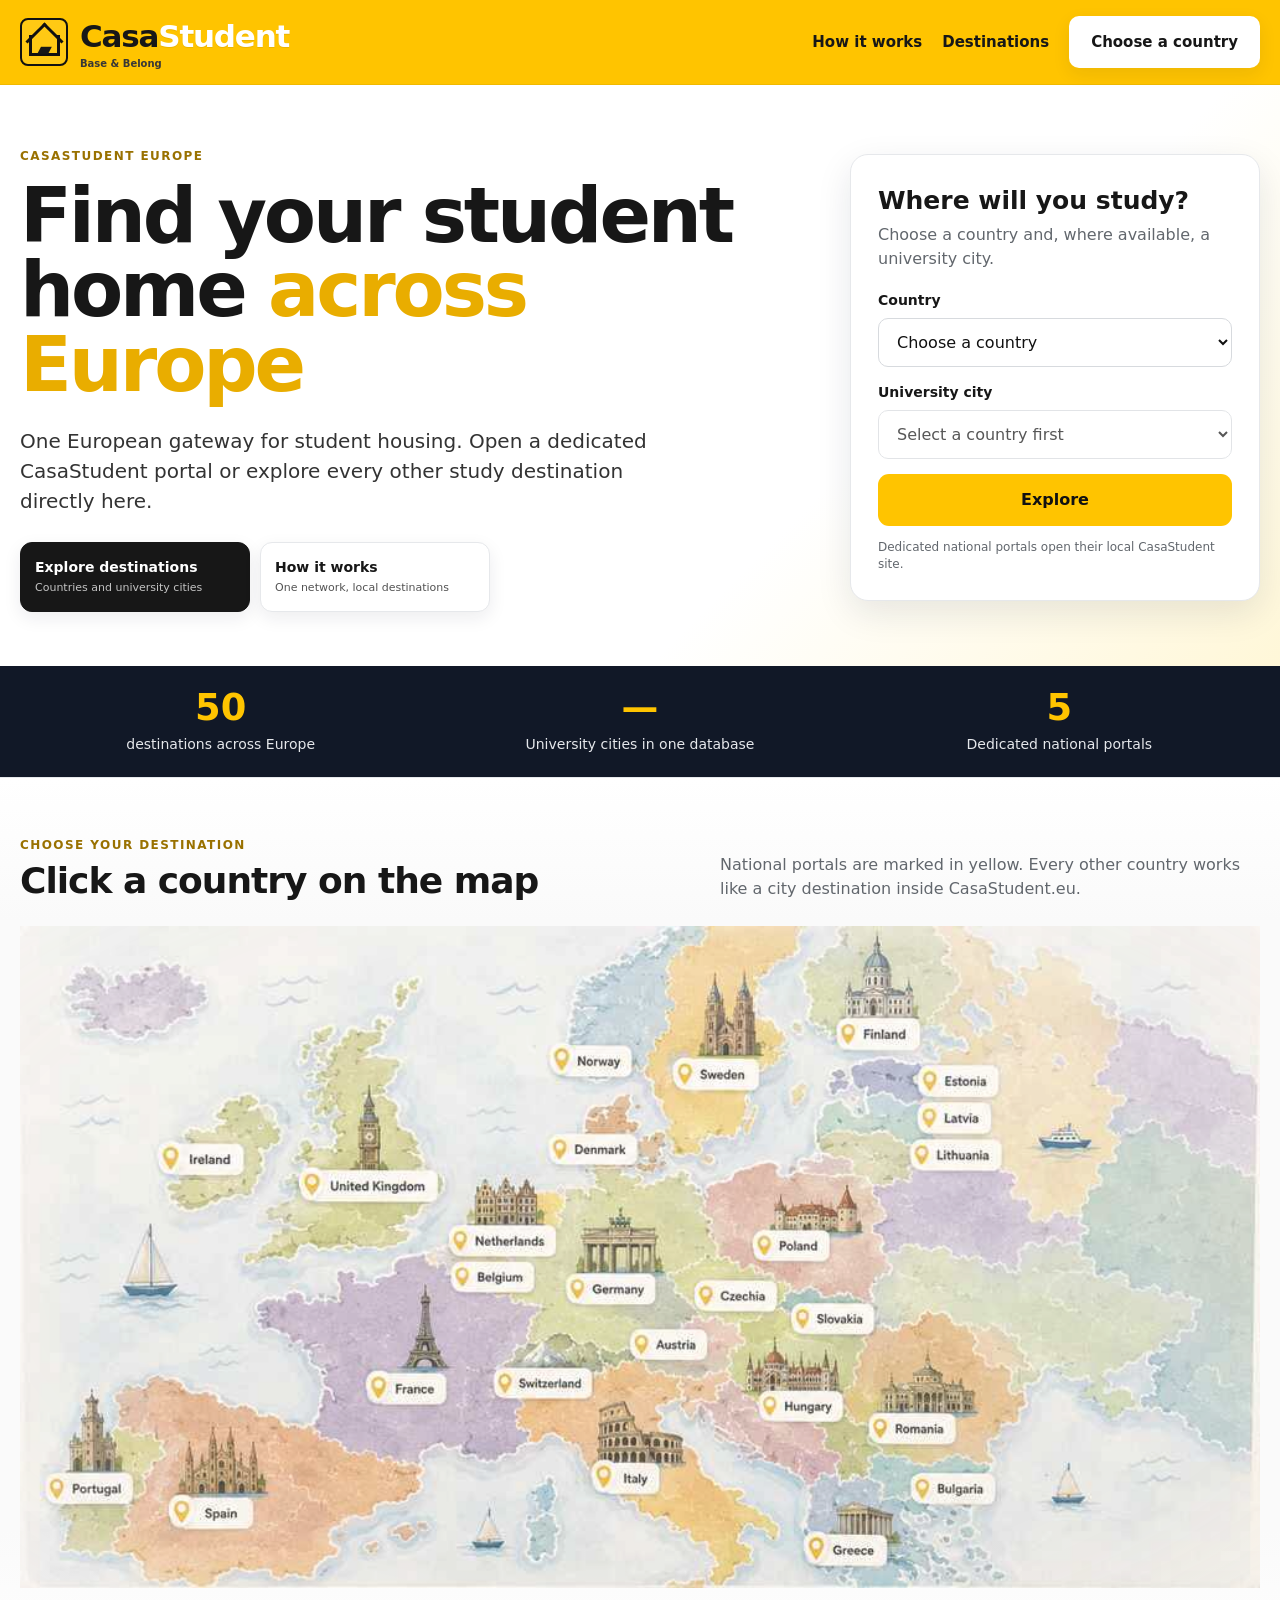
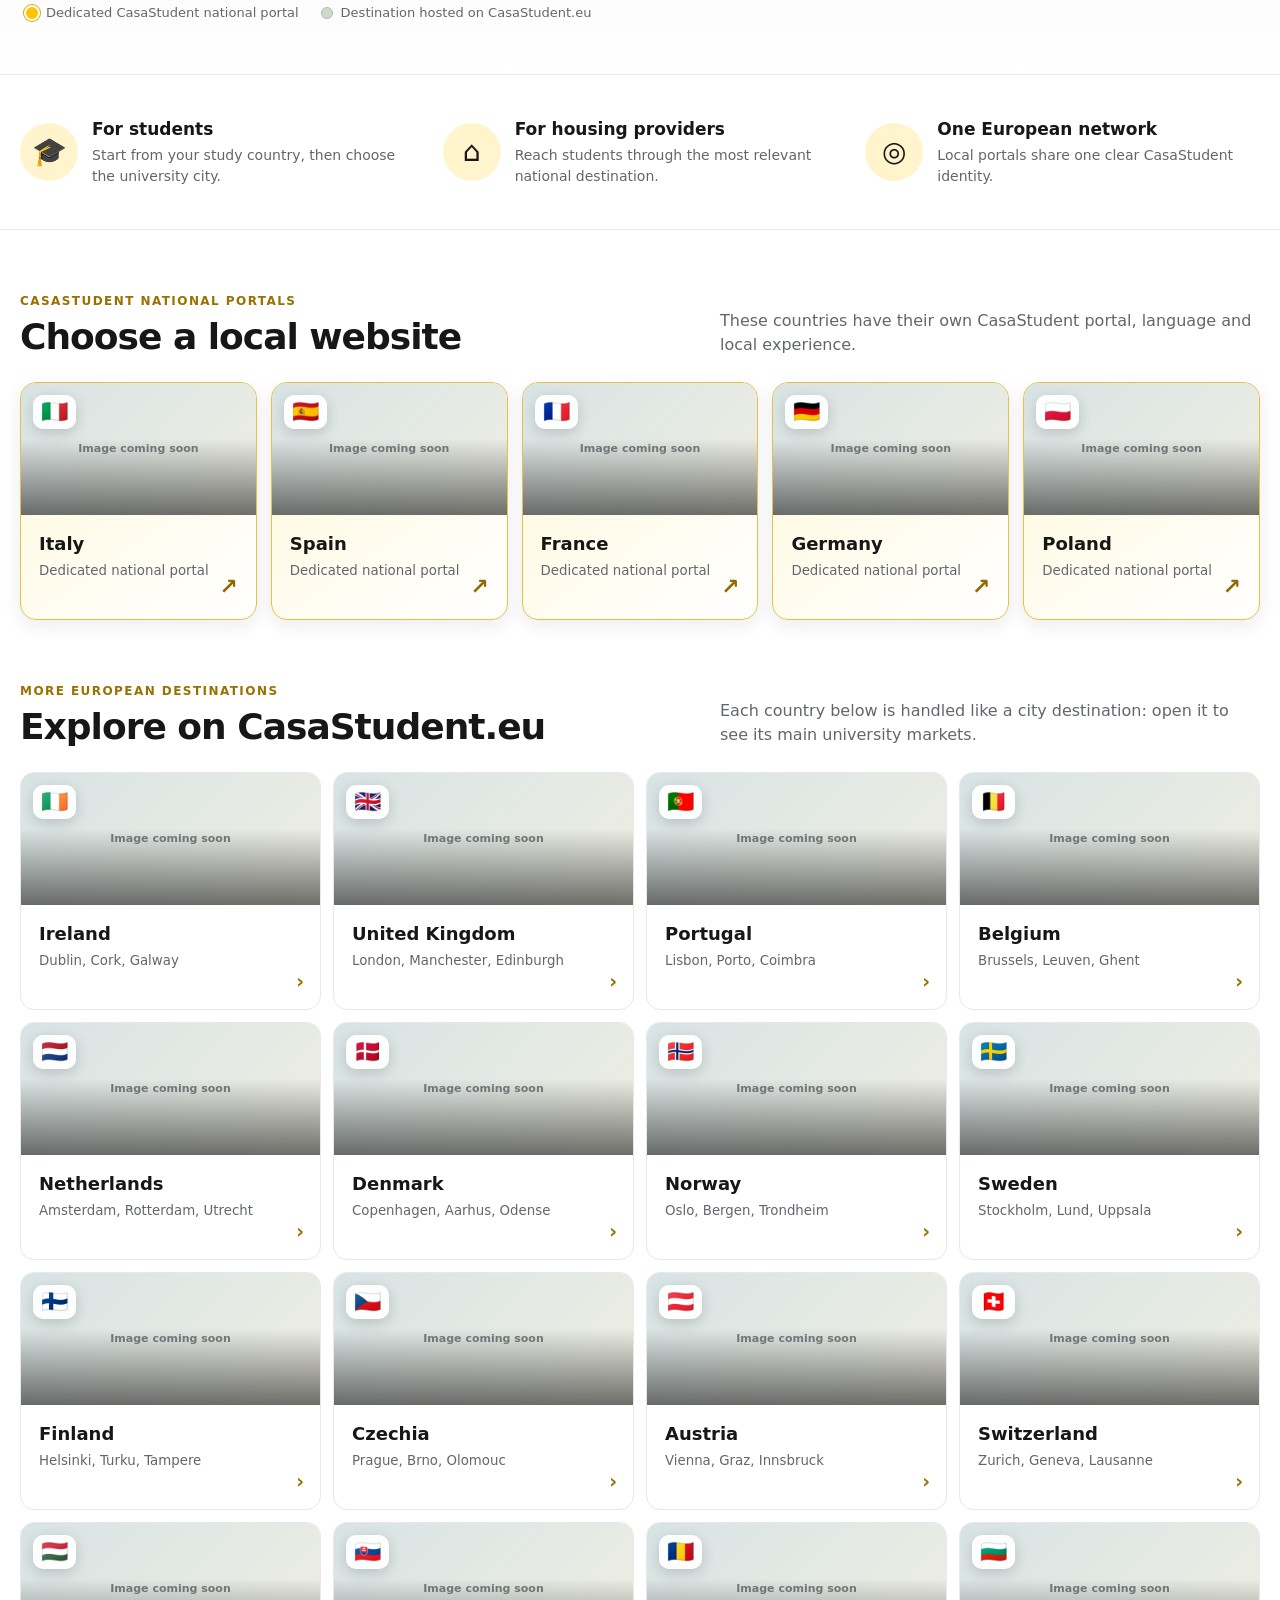
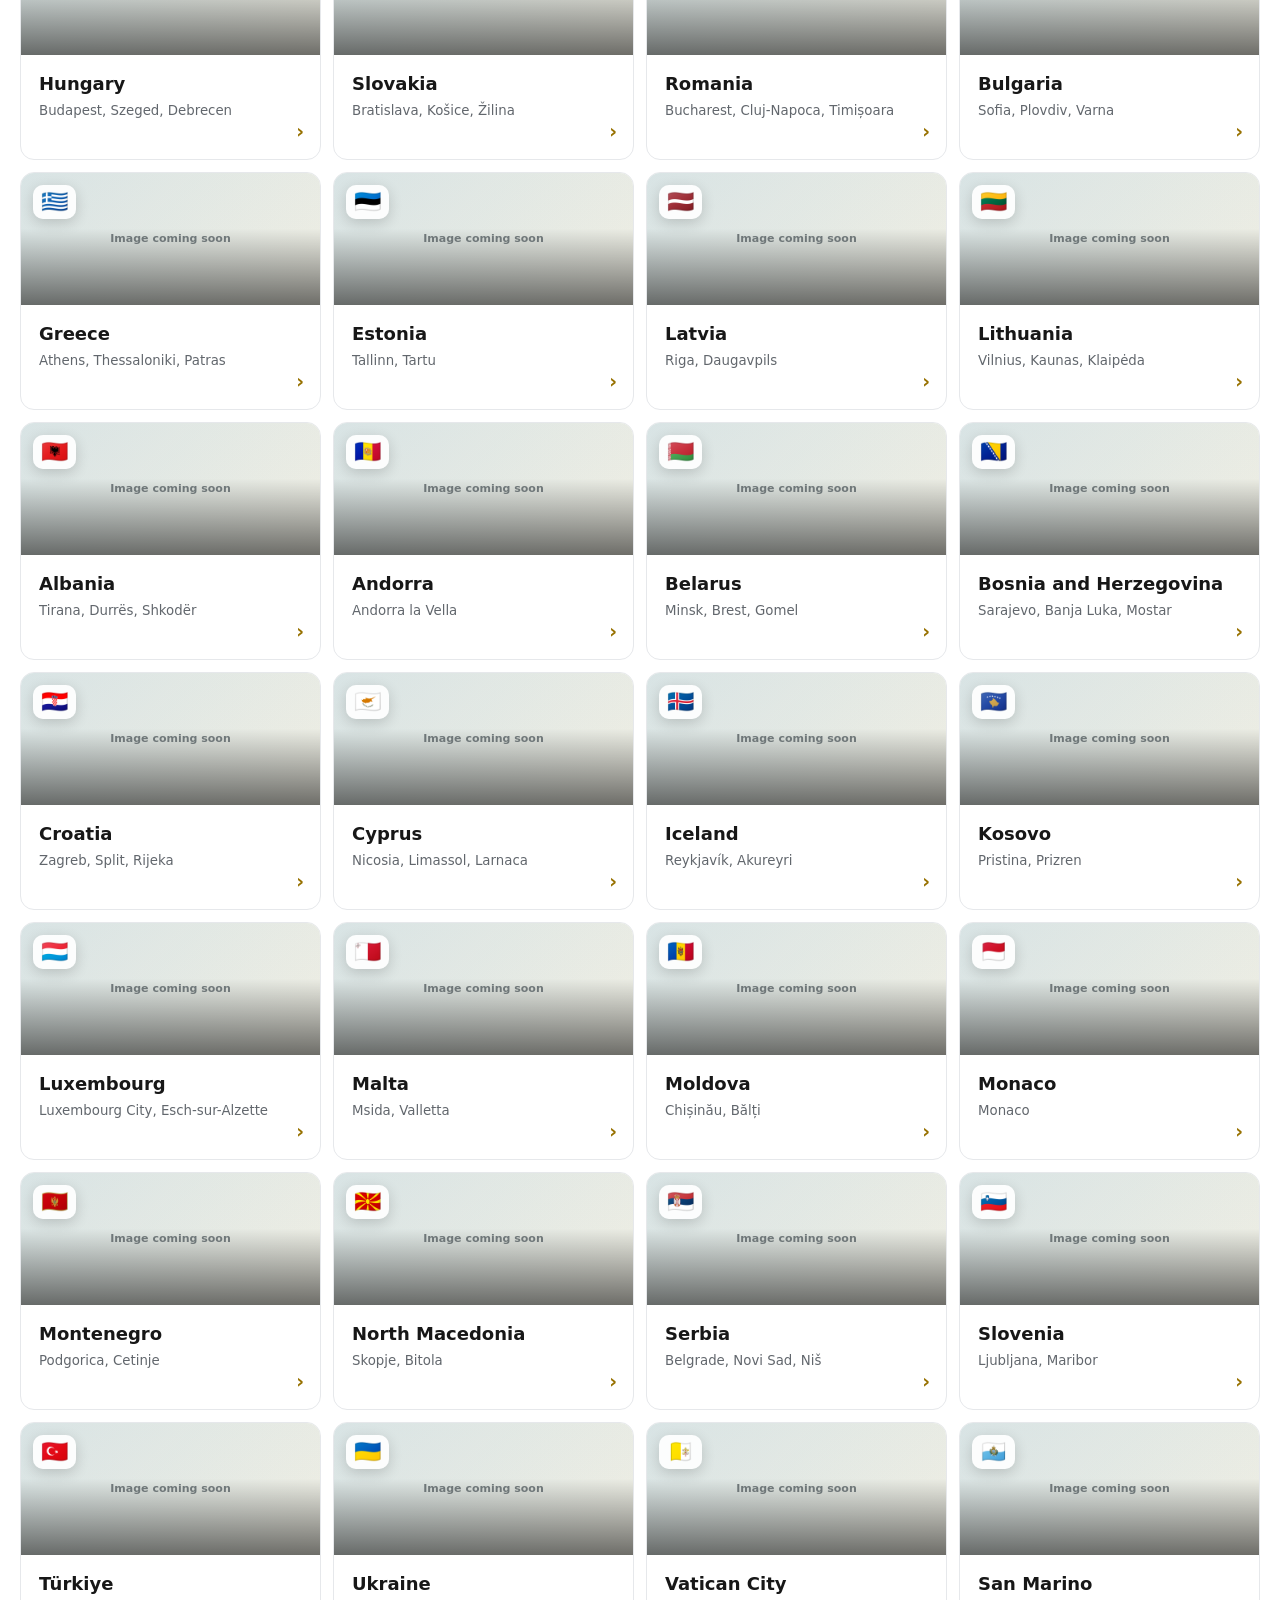
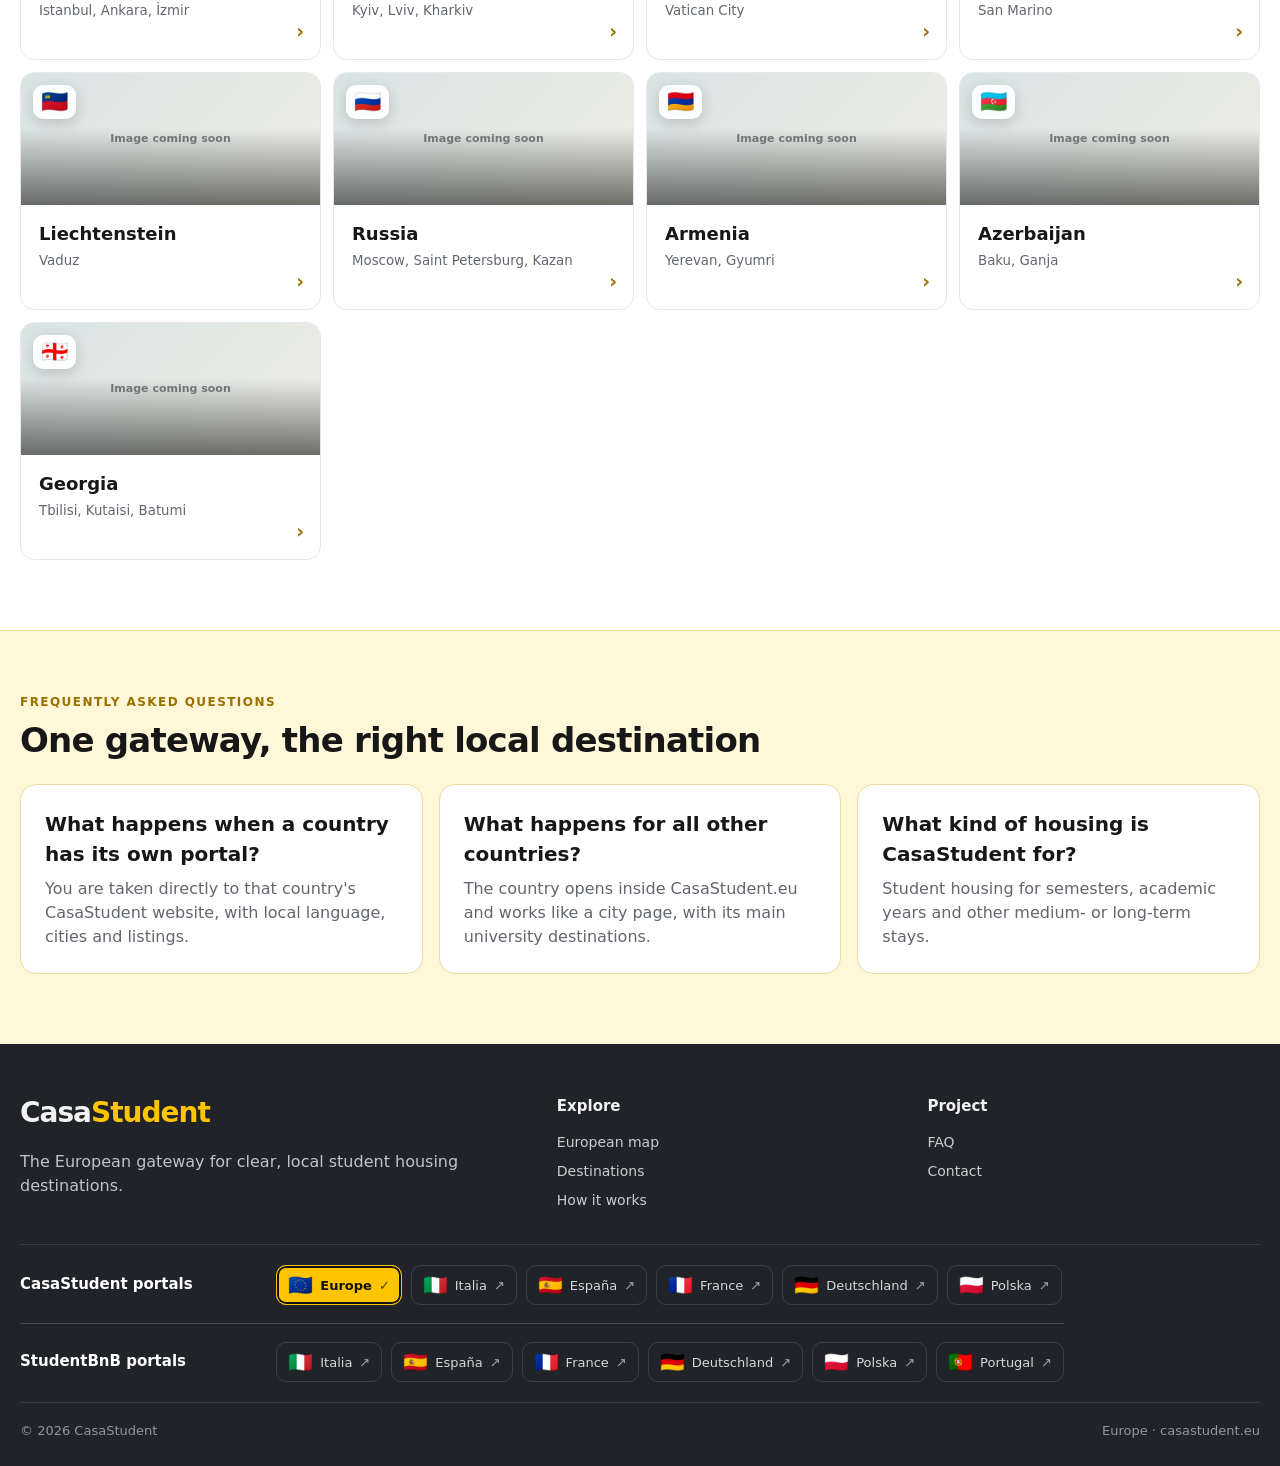
<file: index.html>
<!doctype html>
<html lang="en">
<head>
  <meta charset="utf-8">
  <meta name="viewport" content="width=device-width,initial-scale=1">
  <meta name="theme-color" content="#ffc400">
  <title>CasaStudent Europe — Student housing across Europe</title>
  <meta name="description" content="Choose your European study destination. Open a dedicated CasaStudent national portal or explore student cities directly on CasaStudent.eu.">
  <link rel="canonical" href="https://casastudent.eu/">
  <link rel="stylesheet" href="assets/css/style.css?v=20260828-country-photos">
  <style>
    /* Blend the European map softly into the page background. */
    .map-section{
      background:linear-gradient(180deg,#fff 0%,#fafafa 16%,#fafafa 84%,#fff 100%);
    }
    .europe-map{
      background:transparent;
    }
    .europe-map>img{
      opacity:.88;
      filter:saturate(.88) contrast(.94) brightness(1.04);
      -webkit-mask-image:radial-gradient(ellipse 92% 94% at 50% 50%,#000 48%,rgba(0,0,0,.96) 62%,rgba(0,0,0,.72) 76%,rgba(0,0,0,.30) 88%,transparent 100%);
      mask-image:radial-gradient(ellipse 92% 94% at 50% 50%,#000 48%,rgba(0,0,0,.96) 62%,rgba(0,0,0,.72) 76%,rgba(0,0,0,.30) 88%,transparent 100%);
    }
    @media (max-width:700px){
      .europe-map>img{
        opacity:.92;
        -webkit-mask-image:radial-gradient(ellipse 96% 96% at 50% 50%,#000 54%,rgba(0,0,0,.90) 70%,rgba(0,0,0,.48) 84%,transparent 100%);
        mask-image:radial-gradient(ellipse 96% 96% at 50% 50%,#000 54%,rgba(0,0,0,.90) 70%,rgba(0,0,0,.48) 84%,transparent 100%);
      }
    }
  
    .network-stats{background:#111827;color:#fff;padding:22px 0}
    .network-stats-grid{display:grid;grid-template-columns:repeat(3,minmax(0,1fr));gap:18px;text-align:center}
    .network-stat strong{display:block;color:#ffc400;font-size:clamp(1.6rem,4vw,2.3rem);line-height:1.1}
    .network-stat span{display:block;margin-top:6px;color:#e5e7eb;font-size:14px}
    @media(max-width:600px){.network-stats-grid{grid-template-columns:1fr;gap:14px}.network-stat{display:flex;align-items:baseline;justify-content:center;gap:10px}.network-stat span{margin:0}}
  </style>
</head>
<body>
  <header class="site-header">
    <div class="container header-inner">
      <a class="brand" href="index.html" aria-label="CasaStudent Europe home">
        <span class="brand-icon" aria-hidden="true"><span class="brand-cap">▰</span></span>
        <span>Casa<strong>Student</strong><small>Base &amp; Belong</small></span>
      </a>
      <button class="menu-button" type="button" aria-label="Open menu" aria-expanded="false" data-menu-toggle>☰</button>
      <nav class="main-nav" aria-label="Main navigation" data-main-nav>
        <a href="#how">How it works</a>
        <a href="#destinations">Destinations</a>


        <a class="header-cta" href="#map">Choose a country</a>
      </nav>
    </div>
  </header>

  <main>
    <section class="home-hero">
      <div class="container hero-intro">
        <div class="hero-copy">
          <span class="kicker">CasaStudent Europe</span>
          <h1>Find your student home <span>across Europe</span></h1>
          <p>One European gateway for student housing. Open a dedicated CasaStudent portal or explore every other study destination directly here.</p>
          <div class="hero-market-actions" aria-label="Main actions">
            <a href="#destinations"><strong>Explore destinations</strong><small>Countries and university cities</small></a>
            <a href="#how"><strong>How it works</strong><small>One network, local destinations</small></a>
          </div>
        </div>

        <form class="search-card" id="destination-search">
          <h2>Where will you study?</h2>
          <p>Choose a country and, where available, a university city.</p>
          <div class="field">
            <label for="countrySelect">Country</label>
            <select id="countrySelect" name="country" required>
              <option value="">Choose a country</option>
            </select>
          </div>
          <div class="field">
            <label for="citySelect">University city</label>
            <select id="citySelect" name="city" disabled>
              <option value="">Select a country first</option>
            </select>
          </div>
          <button class="btn btn-yellow btn-block" type="submit">Explore</button>
          <p class="search-note" id="searchNote" aria-live="polite">Dedicated national portals open their local CasaStudent site.</p>
        </form>
      </div>
    </section>


    <section class="network-stats" aria-label="CasaStudent network coverage">
      <div class="container network-stats-grid">
        <div class="network-stat"><strong id="network-country-count">50</strong><span>destinations across Europe</span></div>
        <div class="network-stat"><strong id="network-city-count">—</strong><span>University cities in one database</span></div>
        <div class="network-stat"><strong>5</strong><span>Dedicated national portals</span></div>
      </div>
    </section>
    <section class="map-section" id="map">
      <div class="container">
        <div class="section-heading map-heading">
          <div>
            <span class="kicker">Choose your destination</span>
            <h2>Click a country on the map</h2>
          </div>
          <p>National portals are marked in yellow. Every other country works like a city destination inside CasaStudent.eu.</p>
        </div>

        <div class="map-card">
          <div class="europe-map" aria-label="Illustrated clickable map of European study destinations">
            <img src="assets/img/europe-destinations.jpg" alt="Illustrated map of Europe with country names and landmarks" width="1000" height="534" draggable="false">
            <a class="map-hotspot" data-country="IE" style="--x:14%;--y:34%"></a>
            <a class="map-hotspot" data-country="UK" style="--x:26%;--y:39%"></a>
            <a class="map-hotspot" data-country="PT" style="--x:7%;--y:85%"></a>
            <a class="map-hotspot portal-hotspot" data-country="ES" style="--x:16%;--y:88%"></a>
            <a class="map-hotspot portal-hotspot" data-country="FR" style="--x:30%;--y:69%"></a>
            <a class="map-hotspot" data-country="BE" style="--x:38%;--y:52%"></a>
            <a class="map-hotspot" data-country="NL" style="--x:38%;--y:47%"></a>
            <a class="map-hotspot portal-hotspot" data-country="DE" style="--x:47%;--y:56%"></a>
            <a class="map-hotspot" data-country="DK" style="--x:46%;--y:33%"></a>
            <a class="map-hotspot" data-country="NO" style="--x:44%;--y:20%"></a>
            <a class="map-hotspot" data-country="SE" style="--x:54%;--y:22%"></a>
            <a class="map-hotspot" data-country="FI" style="--x:69%;--y:16%"></a>
            <a class="map-hotspot portal-hotspot" data-country="PL" style="--x:61%;--y:48%"></a>
            <a class="map-hotspot" data-country="CZ" style="--x:57%;--y:56%"></a>
            <a class="map-hotspot" data-country="AT" style="--x:52%;--y:63%"></a>
            <a class="map-hotspot" data-country="CH" style="--x:41%;--y:68%"></a>
            <a class="map-hotspot portal-hotspot" data-country="IT" style="--x:48%;--y:84%"></a>
            <a class="map-hotspot" data-country="HU" style="--x:62%;--y:72%"></a>
            <a class="map-hotspot" data-country="SK" style="--x:65%;--y:59%"></a>
            <a class="map-hotspot" data-country="RO" style="--x:72%;--y:76%"></a>
            <a class="map-hotspot" data-country="BG" style="--x:75%;--y:85%"></a>
            <a class="map-hotspot" data-country="GR" style="--x:67%;--y:94%"></a>
            <a class="map-hotspot" data-country="EE" style="--x:76%;--y:23%"></a>
            <a class="map-hotspot" data-country="LV" style="--x:76%;--y:29%"></a>
            <a class="map-hotspot" data-country="LT" style="--x:76%;--y:34%"></a>
          </div>
          <div class="map-legend">
            <span><i class="legend-dot portal"></i>Dedicated CasaStudent national portal</span>
            <span><i class="legend-dot europe"></i>Destination hosted on CasaStudent.eu</span>
          </div>
        </div>
      </div>
    </section>

    <section class="value-section" id="how">
      <div class="container value-strip">
        <div class="value-item"><span class="icon-circle" aria-hidden="true">🎓</span><div><h3>For students</h3><p>Start from your study country, then choose the university city.</p></div></div>
        <div class="value-item"><span class="icon-circle" aria-hidden="true">⌂</span><div><h3>For housing providers</h3><p>Reach students through the most relevant national destination.</p></div></div>
        <div class="value-item"><span class="icon-circle" aria-hidden="true">◎</span><div><h3>One European network</h3><p>Local portals share one clear CasaStudent identity.</p></div></div>
      </div>
    </section>

    <section class="destination-section" id="destinations">
      <div class="container">
        <div class="section-heading">
          <div><span class="kicker">CasaStudent national portals</span><h2>Choose a local website</h2></div>
          <p>These countries have their own CasaStudent portal, language and local experience.</p>
        </div>
        <div class="portal-grid" id="portalGrid"></div>

        <div class="section-heading secondary-heading">
          <div><span class="kicker">More European destinations</span><h2>Explore on CasaStudent.eu</h2></div>
          <p>Each country below is handled like a city destination: open it to see its main university markets.</p>
        </div>
        <div class="country-grid" id="countryGrid"></div>
      </div>
    </section>

    <section class="faq-section" id="faq">
      <div class="container">
        <span class="kicker">Frequently asked questions</span>
        <h2 class="section-title">One gateway, the right local destination</h2>
        <div class="faq-grid">
          <article class="info-card"><h3>What happens when a country has its own portal?</h3><p>You are taken directly to that country's CasaStudent website, with local language, cities and listings.</p></article>
          <article class="info-card"><h3>What happens for all other countries?</h3><p>The country opens inside CasaStudent.eu and works like a city page, with its main university destinations.</p></article>
          <article class="info-card"><h3>What kind of housing is CasaStudent for?</h3><p>Student housing for semesters, academic years and other medium- or long-term stays.</p></article>
        </div>
      </div>
    </section>
  </main>

  <footer class="site-footer" id="contact">
    <div class="container">
      <div class="footer-grid">
        <div><a class="footer-brand" href="index.html">Casa<strong>Student</strong></a><p>The European gateway for clear, local student housing destinations.</p></div>
        <div><h3>Explore</h3><div class="footer-links"><a href="#map">European map</a><a href="#destinations">Destinations</a><a href="#how">How it works</a></div></div>
        <div><h3>Project</h3><div class="footer-links"><a href="#faq">FAQ</a><a href="mailto:info@casastudent.eu">Contact</a></div></div>
      </div>
      <div class="footer-international"><strong>CasaStudent in Europe</strong><div class="footer-country-links" id="footerNetwork"></div></div>
      <div class="footer-bottom"><span>© 2026 CasaStudent</span><span>Europe · casastudent.eu</span></div>
    </div>
  </footer>
  <script src="assets/js/config.js"></script>
  <script src="assets/js/app.js?v=20261001-europe-database"></script>
  <script src="assets/js/analytics.js"></script>
</body>
</html>
</file>
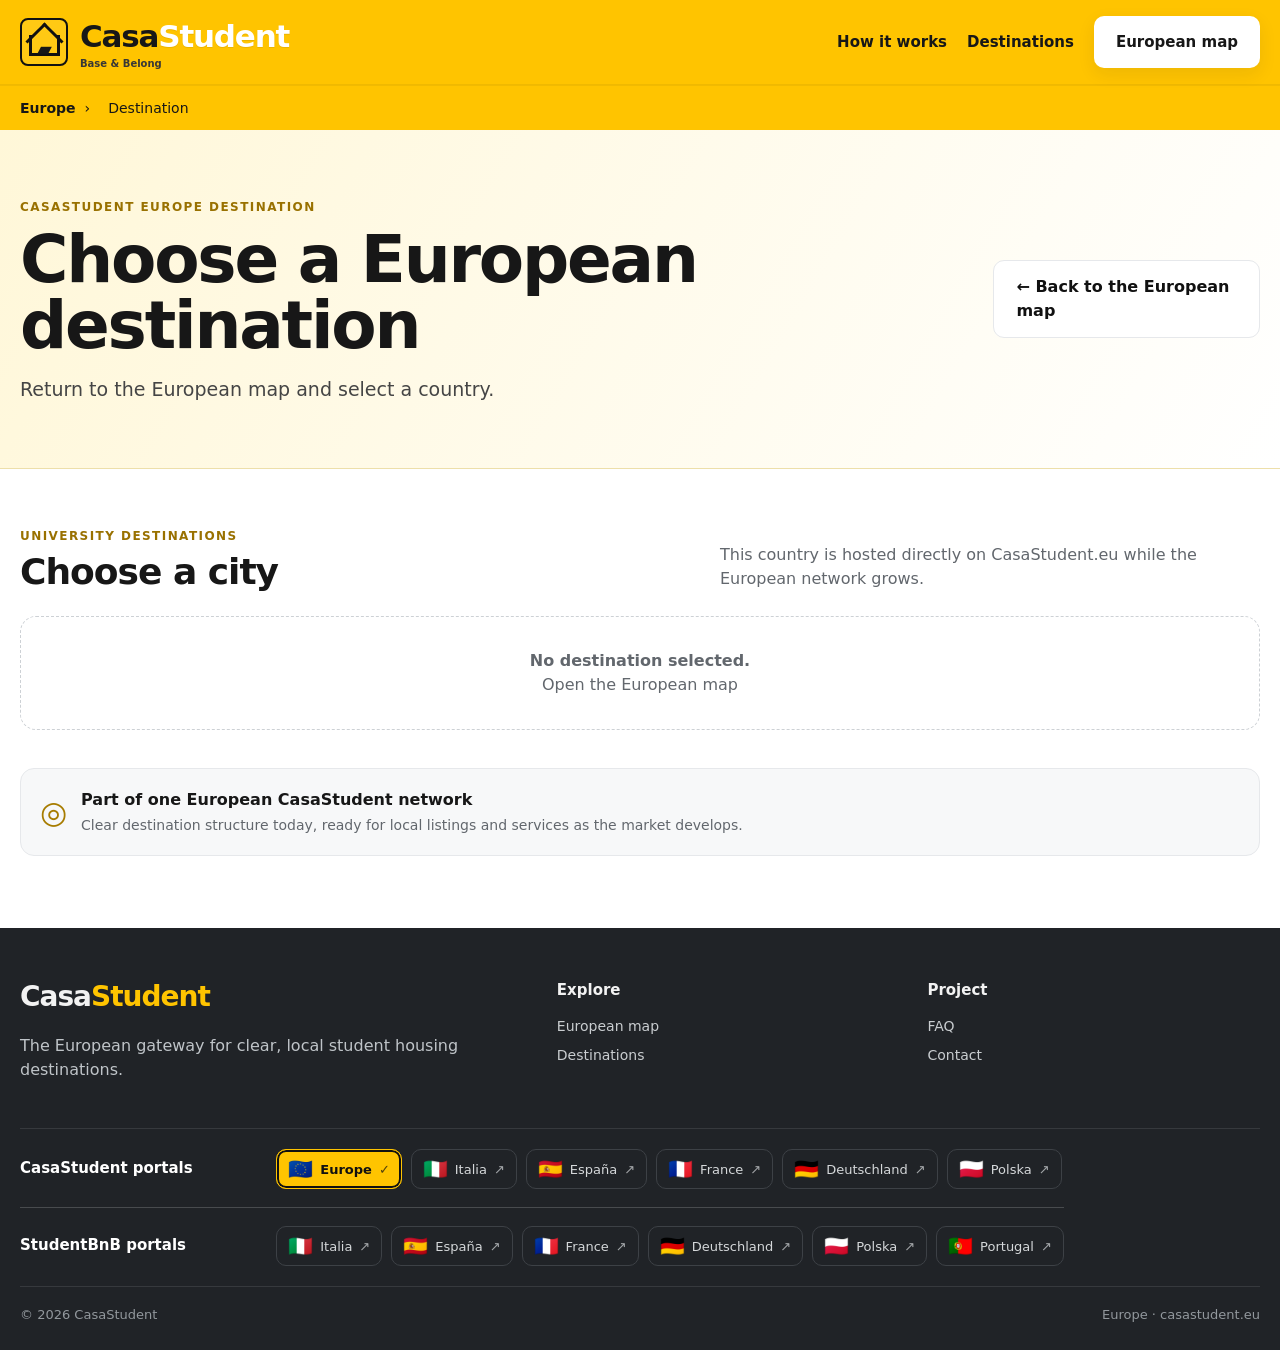
<file: country.html>
<!doctype html>
<html lang="en">
<head>
  <meta charset="utf-8">
  <meta name="viewport" content="width=device-width,initial-scale=1">
  <meta name="theme-color" content="#ffc400">
  <title>European destination — CasaStudent Europe</title>
  <meta name="description" content="Explore student housing destinations and university cities on CasaStudent Europe.">
  <meta name="robots" content="index,follow,max-image-preview:large">
  <link rel="canonical" href="https://casastudent.eu/country.html">
  <link rel="stylesheet" href="assets/css/style.css?v=20260828-country-photos">
  <link rel="stylesheet" href="assets/css/city-photos.css?v=20260828-city-photos">
</head>
<body>
  <header class="site-header">
    <div class="container header-inner">
      <a class="brand" href="index.html" aria-label="CasaStudent Europe home"><span class="brand-icon" aria-hidden="true"><span class="brand-cap">▰</span></span><span>Casa<strong>Student</strong><small>Base &amp; Belong</small></span></a>
      <button class="menu-button" type="button" aria-label="Open menu" aria-expanded="false" data-menu-toggle>☰</button>
      <nav class="main-nav" aria-label="Main navigation" data-main-nav><a href="index.html#how">How it works</a><a href="index.html#destinations">Destinations</a><a class="header-cta" href="index.html#map">European map</a></nav>
    </div>
  </header>
  <main>
    <div class="breadcrumb"><div class="container"><a href="index.html">Europe</a><span>›</span><span id="breadcrumbFlag" aria-hidden="true"></span><span id="breadcrumbCountry">Destination</span></div></div>
    <section class="country-hero">
      <div class="container country-hero-grid">
        <div><span class="kicker">CasaStudent Europe destination</span><h1 id="countryTitle">Student housing in Europe</h1><p id="countryIntro">Choose a university city to continue.</p></div>
        <a class="btn btn-white" href="index.html#map">← Back to the European map</a>
      </div>
    </section>
    <section class="country-destinations">
      <div class="container">
        <div class="section-heading"><div><span class="kicker">University destinations</span><h2 id="cityHeading">Choose a city</h2></div><p>This country is hosted directly on CasaStudent.eu while the European network grows.</p></div>
        <div class="city-grid" id="cityCards"></div>
        <div class="country-note"><span aria-hidden="true">◎</span><div><strong>Part of one European CasaStudent network</strong><p>Clear destination structure today, ready for local listings and services as the market develops.</p></div></div>
      </div>
    </section>
  </main>
  <footer class="site-footer" id="contact">
    <div class="container">
      <div class="footer-grid">
        <div><a class="footer-brand" href="index.html">Casa<strong>Student</strong></a><p>The European gateway for clear, local student housing destinations.</p></div>
        <div><h3>Explore</h3><div class="footer-links"><a href="index.html#map">European map</a><a href="index.html#destinations">Destinations</a></div></div>
        <div><h3>Project</h3><div class="footer-links"><a href="index.html#faq">FAQ</a><a href="mailto:info@casastudent.eu">Contact</a></div></div>
      </div>
      <div class="footer-international"><strong>CasaStudent in Europe</strong><div class="footer-country-links" id="footerNetwork"></div></div>
      <div class="footer-bottom"><span>© 2026 CasaStudent</span><span>Europe · casastudent.eu</span></div>
    </div>
  </footer>
  <script src="assets/js/config.js"></script>
  <script src="assets/js/app.js?v=20261001-europe-database"></script>
  <script src="assets/js/analytics.js"></script>
  <script>
    (() => {
      const flags = {
        IE:"🇮🇪", UK:"🇬🇧", PT:"🇵🇹", BE:"🇧🇪", NL:"🇳🇱", DK:"🇩🇰", NO:"🇳🇴",
        SE:"🇸🇪", FI:"🇫🇮", CZ:"🇨🇿", AT:"🇦🇹", CH:"🇨🇭", HU:"🇭🇺", SK:"🇸🇰",
        RO:"🇷🇴", BG:"🇧🇬", GR:"🇬🇷", EE:"🇪🇪", LV:"🇱🇻", LT:"🇱🇹", AL:"🇦🇱", AD:"🇦🇩", BY:"🇧🇾", BA:"🇧🇦", HR:"🇭🇷", CY:"🇨🇾", IS:"🇮🇸", XK:"🇽🇰", LU:"🇱🇺", MT:"🇲🇹", MD:"🇲🇩", MC:"🇲🇨", ME:"🇲🇪", MK:"🇲🇰", RS:"🇷🇸", SI:"🇸🇮", TR:"🇹🇷", UA:"🇺🇦", VA:"🇻🇦", SM:"🇸🇲", LI:"🇱🇮", RU:"🇷🇺", AM:"🇦🇲", AZ:"🇦🇿", GE:"🇬🇪"
      };
      const code = new URLSearchParams(window.location.search).get("country");
      const flag = document.querySelector("#breadcrumbFlag");
      if (flag && flags[code]) flag.textContent = flags[code];
    })();
  </script>
  <script src="assets/js/city-visuals.js?v=20260828"></script>
</body>
</html>
</file>
<file: assets/css/style.css>
:root{
  --yellow:#ffc400;
  --yellow-dark:#e9ad00;
  --yellow-soft:#fff7d8;
  --ink:#171717;
  --muted:#62676d;
  --line:#e6e8eb;
  --paper:#fff;
  --green:#159447;
  --shadow:0 12px 35px rgba(20,31,45,.10);
  --shadow-sm:0 6px 18px rgba(20,31,45,.08);
  --radius:18px;
  --max:1240px;
}

*{box-sizing:border-box}
html{scroll-behavior:smooth}
body{margin:0;font-family:Inter,ui-sans-serif,system-ui,-apple-system,BlinkMacSystemFont,"Segoe UI",sans-serif;color:var(--ink);background:#fff;line-height:1.5}
img{max-width:100%;display:block}
a{color:inherit;text-decoration:none}
button,input,select,textarea{font:inherit}
button{cursor:pointer}
.container{width:min(var(--max),calc(100% - 40px));margin-inline:auto}
.kicker{text-transform:uppercase;letter-spacing:.12em;font-weight:850;color:#997100;font-size:12px}
.section-title{font-size:34px;line-height:1.15;margin:8px 0 24px;letter-spacing:-.8px}

/* Header — same CasaStudent visual language as the national portals */
.site-header{position:sticky;top:0;z-index:50;background:var(--yellow);border-bottom:1px solid rgba(0,0,0,.06)}
.header-inner{min-height:84px;display:flex;align-items:center;gap:28px}
.brand{display:flex;align-items:center;gap:12px;font-size:31px;font-weight:900;letter-spacing:-1.2px;white-space:nowrap}
.brand-icon{width:48px;height:48px;border:2.5px solid #111;border-radius:8px;display:grid;place-items:center;position:relative;background:rgba(255,255,255,.08)}
.brand-icon:before{content:"";width:25px;height:18px;border:3px solid #111;border-top:0;position:absolute;bottom:8px}
.brand-icon:after{content:"";position:absolute;width:24px;height:24px;border-left:3px solid #111;border-top:3px solid #111;transform:rotate(45deg);top:8px}
.brand-cap{position:absolute;z-index:2;font-size:19px;top:14px}
.brand strong{color:#fff;text-shadow:0 1px 0 rgba(0,0,0,.08)}
.brand small{display:block;font-size:10px;font-weight:650;letter-spacing:0;color:#373737;margin-top:-4px}
.main-nav{margin-left:auto;display:flex;align-items:center;gap:20px;font-size:15px;font-weight:700}
.main-nav>a:not(.header-cta):hover{text-decoration:underline;text-underline-offset:5px}
.header-cta{background:#fff;padding:15px 22px;border-radius:10px;box-shadow:var(--shadow-sm);font-weight:850}
.menu-button{display:none;border:0;background:transparent;font-size:27px;padding:8px;margin-left:auto}

/* Shared controls */
.btn{border:0;border-radius:11px;padding:14px 22px;font-weight:850;display:inline-flex;align-items:center;justify-content:center;gap:9px;transition:.2s transform,.2s box-shadow,.2s background}
.btn:hover{transform:translateY(-1px);box-shadow:var(--shadow-sm)}
.btn-yellow{background:var(--yellow);color:#111}
.btn-white{background:#fff;color:#111;border:1px solid var(--line)}
.btn-block{width:100%}
.field{display:grid;gap:7px;margin-bottom:15px}
.field label{font-weight:750;font-size:14px}
.field select{width:100%;border:1px solid #d7dade;border-radius:10px;padding:13px 14px;background:#fff;color:#111;outline:none}
.field select:focus{border-color:#e6b400;box-shadow:0 0 0 4px rgba(255,196,0,.16)}

/* Homepage */
.home-hero{padding:58px 0 54px;background:linear-gradient(135deg,#fff 0%,#fff 66%,#fff7d8 100%)}
.hero-intro{display:grid;grid-template-columns:minmax(0,1fr) 410px;gap:74px;align-items:center}
.hero-copy h1{font-size:clamp(48px,6vw,76px);line-height:.98;letter-spacing:-3.1px;margin:12px 0 24px;max-width:760px}
.hero-copy h1 span{color:var(--yellow-dark)}
.hero-copy>p{font-size:20px;max-width:680px;margin:0;color:#333}
.hero-market-actions{display:grid;grid-template-columns:repeat(2,minmax(0,230px));gap:10px;margin-top:26px}
.hero-market-actions a{padding:14px;border-radius:12px;border:1px solid var(--line);background:#fff;box-shadow:var(--shadow-sm)}
.hero-market-actions a:first-child{background:#171717;color:#fff;border-color:#171717}
.hero-market-actions strong,.hero-market-actions small{display:block}
.hero-market-actions strong{font-size:14px}
.hero-market-actions small{font-size:11px;opacity:.74;margin-top:2px}
.search-card{padding:27px;border-radius:18px;background:#fff;border:1px solid var(--line);box-shadow:var(--shadow)}
.search-card h2{font-size:25px;margin:0 0 4px}
.search-card>p{margin:0 0 19px;color:var(--muted)}
.search-card .search-note{font-size:12px;line-height:1.4;margin:13px 0 0;color:var(--muted)}

/* Illustrated Europe map supplied by the user */
.map-section{padding:54px 0 48px;background:#fafafa;border-top:1px solid var(--line);border-bottom:1px solid var(--line)}
.section-heading{display:flex;justify-content:space-between;align-items:end;gap:36px;margin-bottom:25px}
.section-heading h2{font-size:36px;line-height:1.08;letter-spacing:-1px;margin:6px 0 0}
.section-heading>p{max-width:540px;margin:0;color:var(--muted)}
.map-card{background:transparent;border:0;border-radius:0;padding:0;box-shadow:none;overflow:visible}
.europe-map{position:relative;width:100%;aspect-ratio:1000/534;border-radius:0;overflow:hidden;background:#fafafa;isolation:isolate}
.europe-map>img{
  width:100%;
  height:100%;
  object-fit:cover;
  -webkit-mask-image:radial-gradient(ellipse 94% 96% at 50% 50%,#000 66%,rgba(0,0,0,.92) 76%,transparent 100%);
  mask-image:radial-gradient(ellipse 94% 96% at 50% 50%,#000 66%,rgba(0,0,0,.92) 76%,transparent 100%);
}
.map-hotspot{position:absolute;left:var(--x);top:var(--y);transform:translate(-50%,-50%);width:9.5%;height:9%;border-radius:12px;z-index:2;outline:0;transition:.18s background,.18s box-shadow,.18s transform}
.map-hotspot:hover,.map-hotspot:focus-visible{background:rgba(255,196,0,.18);box-shadow:0 0 0 3px #fff,0 0 0 6px rgba(255,196,0,.82),0 8px 22px rgba(20,31,45,.24);transform:translate(-50%,-50%) scale(1.03)}
.map-hotspot.portal-hotspot:hover,.map-hotspot.portal-hotspot:focus-visible{background:rgba(255,196,0,.30)}
.map-legend{display:flex;gap:22px;flex-wrap:wrap;padding:15px 6px 3px;color:var(--muted);font-size:13px}
.map-legend span{display:inline-flex;align-items:center;gap:8px}
.legend-dot{width:12px;height:12px;border-radius:50%;display:inline-block}
.legend-dot.portal{background:var(--yellow);box-shadow:0 0 0 2px #fff,0 0 0 3px #d9a700}
.legend-dot.europe{background:#cfdbca;border:1px solid #aebca9}

/* Network structure */
.value-section{padding:42px 0}
.value-strip{display:grid;grid-template-columns:repeat(3,1fr);gap:28px}
.value-item{display:flex;gap:14px;align-items:center}
.value-item h3{font-size:17px;margin:0 0 3px}
.value-item p{font-size:14px;margin:0;color:var(--muted)}
.icon-circle{flex:0 0 58px;width:58px;height:58px;border-radius:50%;display:grid;place-items:center;background:#fff4cc;font-size:28px}
.destination-section{padding:58px 0 70px;border-top:1px solid var(--line)}
.portal-grid{display:grid;grid-template-columns:repeat(5,1fr);gap:14px}
.portal-card{position:relative;min-height:238px;padding:0;overflow:hidden;border:1px solid #e4c147;border-radius:16px;background:linear-gradient(145deg,#fff8d9,#fff);box-shadow:var(--shadow-sm);transition:.2s transform,.2s box-shadow}
.portal-card:hover{transform:translateY(-3px);box-shadow:var(--shadow)}
.portal-card strong,.country-card strong{display:block;font-size:18px}
.portal-card small,.country-card small{display:block;color:var(--muted);margin-top:4px}
.portal-card b{position:absolute;right:18px;bottom:16px;color:#8f6a00;font-size:22px}
.secondary-heading{margin-top:58px}
.country-grid{display:grid;grid-template-columns:repeat(4,1fr);gap:12px}
.country-card{position:relative;min-height:238px;padding:0;overflow:hidden;border:1px solid var(--line);border-radius:14px;background:#fff;transition:.18s transform,.18s box-shadow,.18s border-color}
.country-card:hover{transform:translateY(-2px);box-shadow:var(--shadow-sm);border-color:#e2c55f}
.country-card b{position:absolute;right:16px;bottom:14px;font-size:19px;color:#977100}
.destination-photo,.city-photo{position:relative;display:block;width:100%;height:132px;overflow:hidden;background:linear-gradient(135deg,#dce8e9,#f4f3e8)}
.destination-photo img,.city-photo img{width:100%;height:100%;object-fit:cover;opacity:0;transform:scale(1.025);transition:.3s opacity,.35s transform}
.destination-photo.loaded img,.city-photo.loaded img{opacity:1}
.destination-card-photo:hover .destination-photo img,.city-card-photo:hover .city-photo img{transform:scale(1.07)}
.destination-photo-shade,.city-photo-shade{position:absolute;inset:0;background:linear-gradient(to bottom,rgba(0,0,0,.02) 42%,rgba(0,0,0,.55) 100%);pointer-events:none}
.destination-photo .flag{position:absolute;z-index:2;left:12px;top:12px;display:grid;place-items:center;min-width:42px;height:34px;padding:0 8px;border-radius:10px;background:rgba(255,255,255,.92);box-shadow:0 4px 14px rgba(0,0,0,.16);font-size:22px;line-height:1}
.destination-photo-credit,.city-photo-credit{position:absolute;z-index:2;right:8px;bottom:6px;color:rgba(255,255,255,.82)!important;font-size:8px!important;line-height:1;text-shadow:0 1px 3px rgba(0,0,0,.7)}
.destination-card-copy{display:block;padding:15px 18px 19px;min-height:104px}
.destination-photo.photo-unavailable:after,.city-photo.photo-unavailable:after{content:"Image coming soon";position:absolute;left:50%;top:50%;transform:translate(-50%,-50%);font-size:11px;font-weight:750;color:#6f7779;white-space:nowrap}

/* FAQ */
.faq-section{padding:58px 0 70px;background:var(--yellow-soft);border-top:1px solid #f0dd93}
.faq-grid{display:grid;grid-template-columns:repeat(3,1fr);gap:16px}
.info-card{padding:24px;background:#fff;border:1px solid #eadb9e;border-radius:16px}
.info-card h3{margin:0 0 8px;font-size:20px}
.info-card p{margin:0;color:var(--muted)}

/* Country destination page */
.breadcrumb{background:var(--yellow);border-top:1px solid rgba(0,0,0,.05);font-size:14px}
.breadcrumb .container{height:44px;display:flex;align-items:center;gap:9px}
.breadcrumb a{font-weight:750}
.country-hero{padding:64px 0;background:linear-gradient(120deg,#fff7d8,#fff);border-bottom:1px solid #eddfaa}
.country-hero-grid{display:flex;align-items:center;justify-content:space-between;gap:34px}
.country-hero h1{font-size:clamp(42px,6vw,66px);line-height:1;margin:9px 0 16px;letter-spacing:-2.2px}
.country-hero p{font-size:19px;color:#454545;margin:0;max-width:720px}
.country-destinations{padding:54px 0 72px}
.city-grid{display:grid;grid-template-columns:repeat(4,1fr);gap:14px}
.city-card{position:relative;padding:24px;min-height:150px;border:1px solid var(--line);border-radius:16px;background:#fff;box-shadow:var(--shadow-sm);transition:.2s transform,.2s box-shadow}
.city-card:hover{transform:translateY(-3px);box-shadow:var(--shadow)}
.city-card .city-icon{display:grid;place-items:center;width:42px;height:42px;border-radius:11px;background:var(--yellow-soft);font-size:22px;margin-bottom:19px}
.city-card strong{display:block;font-size:20px}
.city-card span:last-child{display:block;font-size:13px;color:var(--muted);margin-top:5px}
.city-card b{position:absolute;right:19px;bottom:16px;color:#997100;font-size:22px}
.city-card-photo{padding:0;min-height:250px;overflow:hidden}
.city-card-photo .city-card-copy{display:block;padding:17px 20px 21px}
.city-card-photo .city-card-copy strong{font-size:20px}
.city-card-photo .city-card-copy>span{display:block;font-size:13px;color:var(--muted);margin-top:5px}
.city-card-photo b{z-index:3}
.empty-card{grid-column:1/-1;padding:32px;border:1px dashed #cdd1d5;border-radius:16px;color:var(--muted);text-align:center}
.country-note{display:flex;gap:14px;align-items:center;margin-top:38px;padding:19px;border-radius:14px;background:#f7f8f9;border:1px solid var(--line)}
.country-note>span{font-size:31px;color:#a77c00}
.country-note strong{display:block}
.country-note p{margin:3px 0 0;color:var(--muted);font-size:14px}

/* Footer */
.site-footer{background:#202327;color:#f2f2f2;padding:48px 0 25px}
.footer-grid{display:grid;grid-template-columns:1.5fr 1fr 1fr;gap:38px}
.footer-brand{font-size:28px;font-weight:900;letter-spacing:-1px}
.footer-brand strong{color:var(--yellow)}
.footer-grid p{max-width:440px;color:#bfc4c8}
.footer-grid h3{font-size:15px;margin:3px 0 14px}
.footer-links{display:grid;gap:8px;color:#c9cdd0;font-size:14px}
.footer-links a:hover{color:#fff}
.footer-international{border-top:1px solid #36393d;margin-top:30px;padding-top:20px;display:flex;align-items:center;justify-content:space-between;gap:18px}
.footer-international>strong{font-size:15px}
.footer-country-links{display:flex;gap:8px;flex-wrap:wrap}
.footer-country-links a{display:inline-flex;align-items:center;gap:7px;padding:8px 10px;border:1px solid #3d4146;border-radius:9px;color:#d5d8da;font-size:13px}
.footer-country-links a:hover{border-color:var(--yellow);color:#fff}
.footer-country-links a[aria-current="page"]{background:var(--yellow);border-color:var(--yellow);color:#111;font-weight:800}
.footer-bottom{display:flex;justify-content:space-between;gap:16px;border-top:1px solid #36393d;margin-top:20px;padding-top:18px;color:#92989d;font-size:13px}

@media(max-width:1050px){
  .hero-intro{grid-template-columns:1fr 370px;gap:36px}
  .hero-copy h1{font-size:58px}
  .portal-grid{grid-template-columns:repeat(3,1fr)}
  .country-grid,.city-grid{grid-template-columns:repeat(3,1fr)}
}

@media(max-width:820px){
  .container{width:min(100% - 28px,var(--max))}
  .header-inner{min-height:72px;flex-wrap:wrap;padding:10px 0}
  .brand{font-size:25px}
  .brand-icon{width:40px;height:40px}
  .menu-button{display:block}
  .main-nav{display:none;order:3;width:100%;margin:0;padding:10px 0 4px;flex-direction:column;align-items:stretch;gap:0}
  .main-nav.open{display:flex}
  .main-nav a{padding:11px 6px}
  .main-nav .header-cta{text-align:center;margin-top:6px}
  .hero-intro{grid-template-columns:1fr;gap:32px}
  .hero-copy h1{font-size:clamp(46px,11vw,64px)}
  .search-card{max-width:620px}
  .section-heading{display:block}
  .section-heading>p{margin-top:10px}
  .value-strip{grid-template-columns:1fr}
  .portal-grid{grid-template-columns:repeat(2,1fr)}
  .country-grid,.city-grid{grid-template-columns:repeat(2,1fr)}
  .faq-grid{grid-template-columns:1fr}
  .country-hero-grid{display:block}
  .country-hero-grid>.btn{margin-top:24px}
  .footer-grid{grid-template-columns:1fr 1fr}
  .footer-grid>div:first-child{grid-column:1/-1}
  .footer-international{align-items:flex-start;flex-direction:column}
}

@media(max-width:590px){
  .home-hero{padding:40px 0}
  .hero-copy h1{letter-spacing:-2px}
  .hero-copy>p{font-size:18px}
  .hero-market-actions{grid-template-columns:1fr}
  .map-section,.destination-section,.faq-section{padding:42px 0}
  .map-card{padding:0;border-radius:0;overflow-x:auto}
  .europe-map{min-width:720px}
  .map-legend{min-width:720px}
  .map-hotspot{width:10%;height:11%}
  .portal-grid,.country-grid,.city-grid{grid-template-columns:1fr}
  .portal-card,.country-card{min-height:292px}
  .destination-photo,.city-photo{height:180px}
  .footer-grid{grid-template-columns:1fr}
  .footer-grid>div:first-child{grid-column:auto}
  .footer-bottom{display:grid}
}

@media(prefers-reduced-motion:reduce){*{scroll-behavior:auto!important;transition:none!important}}
</file>
<file: assets/css/city-photos.css>
.city-card.city-card-photo{padding:0;min-height:245px;overflow:hidden;display:flex;flex-direction:column;background:#fff}.city-card-photo .city-photo{position:relative;display:block;width:100%;height:138px;background:linear-gradient(135deg,#fff7d8,#f0f1f2);overflow:hidden}.city-card-photo .city-photo img{width:100%;height:100%;object-fit:cover;opacity:0;transform:scale(1.02);transition:opacity .3s ease,transform .35s ease}.city-card-photo:hover .city-photo img{transform:scale(1.055)}.city-card-photo .city-photo.loaded img{opacity:1}.city-card-photo .city-photo-shade{position:absolute;inset:auto 0 0;height:46%;background:linear-gradient(transparent,rgba(0,0,0,.34));opacity:0;transition:opacity .25s}.city-card-photo .city-photo.loaded .city-photo-shade{opacity:1}.city-card-photo .city-photo-credit{position:absolute;right:8px;bottom:6px;color:#fff;font-size:9px;line-height:1;text-shadow:0 1px 3px rgba(0,0,0,.7);opacity:.86}.city-card-photo .city-card-copy{display:block;padding:17px 22px 20px}.city-card-photo .city-card-copy strong{font-size:20px}.city-card-photo .city-card-copy>span{display:block;font-size:13px;color:var(--muted);margin-top:4px;padding-right:18px}.city-card-photo>b{right:18px;bottom:17px}.city-card-photo .photo-unavailable:after{content:"⌖";position:absolute;inset:0;display:grid;place-items:center;font-size:32px;color:#b38a12}@media(max-width:820px){.city-card.city-card-photo{min-height:220px}.city-card-photo .city-photo{height:125px}}

/* Mobile city cards match the compact two-column national portal layout. */
@media(max-width:590px){
  .city-grid{grid-template-columns:repeat(2,minmax(0,1fr));gap:12px}
  .city-card.city-card-photo{position:relative;display:block;min-height:0;aspect-ratio:.68;border-radius:16px;background:#eef0f1}
  .city-card-photo .city-photo{position:absolute;inset:0;width:100%;height:100%}
  .city-card-photo .city-photo-shade{height:48%;opacity:1;background:linear-gradient(transparent,rgba(0,0,0,.78))}
  .city-card-photo .city-photo-credit{top:7px;right:7px;bottom:auto;font-size:8px}
  .city-card-photo .city-card-copy{position:absolute;z-index:2;left:0;right:0;bottom:0;padding:12px}
  .city-card-photo .city-card-copy strong{color:#fff;font-size:16px;line-height:1.1;text-shadow:0 2px 8px rgba(0,0,0,.72)}
  .city-card-photo .city-card-copy>span,.city-card-photo>b{display:none}
  .city-card-photo .photo-unavailable:after{font-size:24px}
}
</file>
